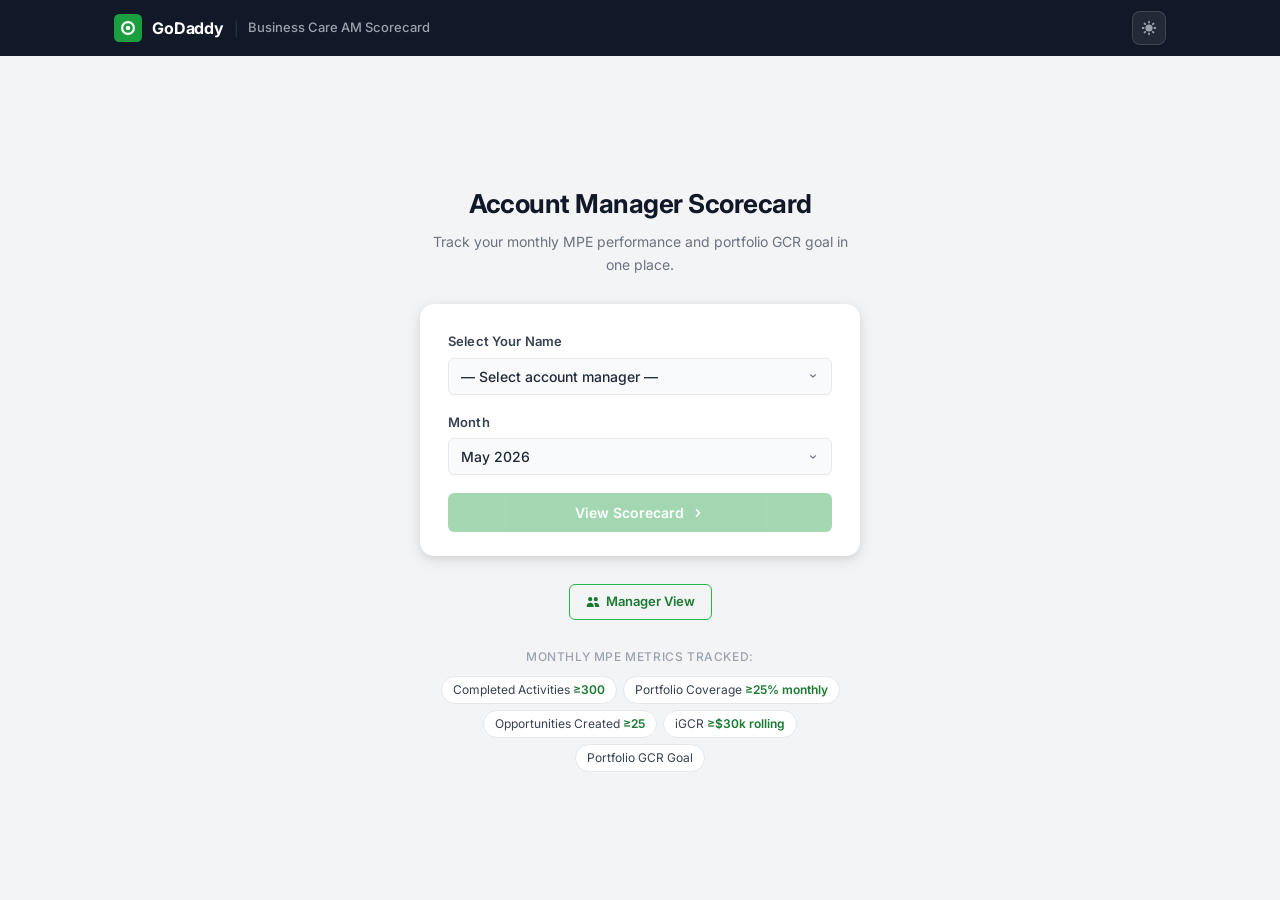
<file: index.html>
<!DOCTYPE html>
<html lang="en">
<head>
  <meta charset="UTF-8">
  <meta name="viewport" content="width=device-width, initial-scale=1.0">
  <title>Business Care AM Scorecard</title>
  <link rel="preconnect" href="https://fonts.googleapis.com">
  <link href="https://fonts.googleapis.com/css2?family=Inter:ital,wght@0,400;0,500;0,600;0,700;1,400&display=swap" rel="stylesheet">
  <link rel="stylesheet" href="css/styles.css">
  <script>if(localStorage.getItem('theme')==='dark')document.documentElement.setAttribute('data-theme','dark');</script>
</head>
<body>
  <div class="app">
    <header class="header">
      <div class="header-inner">
        <div class="logo">
          <svg class="logo-icon" viewBox="0 0 32 32" fill="none" aria-hidden="true">
            <rect width="32" height="32" rx="6" fill="#1a9e3f"/>
            <path d="M8 16a8 8 0 1 1 16 0 8 8 0 0 1-16 0zm8-5.5a5.5 5.5 0 1 0 0 11 5.5 5.5 0 0 0 0-11z" fill="white"/>
            <circle cx="16" cy="16" r="2.5" fill="white"/>
          </svg>
          <span class="logo-brand">GoDaddy</span>
          <span class="logo-divider">|</span>
          <span class="logo-product">Business Care AM Scorecard</span>
        </div>
      </div>
    </header>

    <main class="picker-main">
      <div class="picker-container">
        <div class="picker-hero">
          <h1 class="picker-title">Account Manager Scorecard</h1>
          <p class="picker-subtitle">Track your monthly MPE performance and portfolio GCR goal in one place.</p>
        </div>

        <div id="upload-data-banner" class="upload-active-banner" style="display:none;">
          <svg viewBox="0 0 20 20" fill="currentColor"><path fill-rule="evenodd" d="M10 18a8 8 0 100-16 8 8 0 000 16zm3.707-9.293a1 1 0 00-1.414-1.414L9 10.586 7.707 9.293a1 1 0 00-1.414 1.414l2 2a1 1 0 001.414 0l4-4z" clip-rule="evenodd"/></svg>
          <span>Showing uploaded data from <strong id="upload-data-date"></strong></span>
          <a href="upload.html" class="upload-clear-btn">Manage</a>
        </div>

        <div class="picker-card">
          <div class="form-group">
            <label for="am-select" class="form-label">Select Your Name</label>
            <select id="am-select" class="form-select">
              <option value="">— Select account manager —</option>
            </select>
          </div>

          <div class="form-group">
            <label for="month-select" class="form-label">Month</label>
            <select id="month-select" class="form-select">
            </select>
          </div>

          <button id="view-btn" class="btn btn-primary" disabled>
            View Scorecard
            <svg class="btn-icon" viewBox="0 0 20 20" fill="currentColor" aria-hidden="true">
              <path fill-rule="evenodd" d="M7.293 14.707a1 1 0 010-1.414L10.586 10 7.293 6.707a1 1 0 011.414-1.414l4 4a1 1 0 010 1.414l-4 4a1 1 0 01-1.414 0z" clip-rule="evenodd"/>
            </svg>
          </button>
        </div>

        <div class="picker-manager-link">
          <a href="manager.html" class="picker-manager-anchor">
            <svg viewBox="0 0 20 20" fill="currentColor" aria-hidden="true">
              <path d="M9 6a3 3 0 11-6 0 3 3 0 016 0zM17 6a3 3 0 11-6 0 3 3 0 016 0zM12.93 17c.046-.327.07-.66.07-1a6.97 6.97 0 00-1.5-4.33A5 5 0 0119 16v1h-6.07zM6 11a5 5 0 015 5v1H1v-1a5 5 0 015-5z"/>
            </svg>
            Manager View
          </a>
        </div>

        <div class="picker-metrics-info">
          <p class="metrics-info-label">Monthly MPE metrics tracked:</p>
          <div class="metrics-chips">
            <span class="chip">Completed Activities <em>&ge;300</em></span>
            <span class="chip">Portfolio Coverage <em>&ge;25% monthly</em></span>
            <span class="chip">Opportunities Created <em>&ge;25</em></span>
            <span class="chip">iGCR <em>&ge;$30k rolling</em></span>
            <span class="chip">Portfolio GCR Goal</span>
          </div>
        </div>
      </div>
    </main>
  </div>

  <script src="js/app.js"></script>
</body>
</html>
</file>
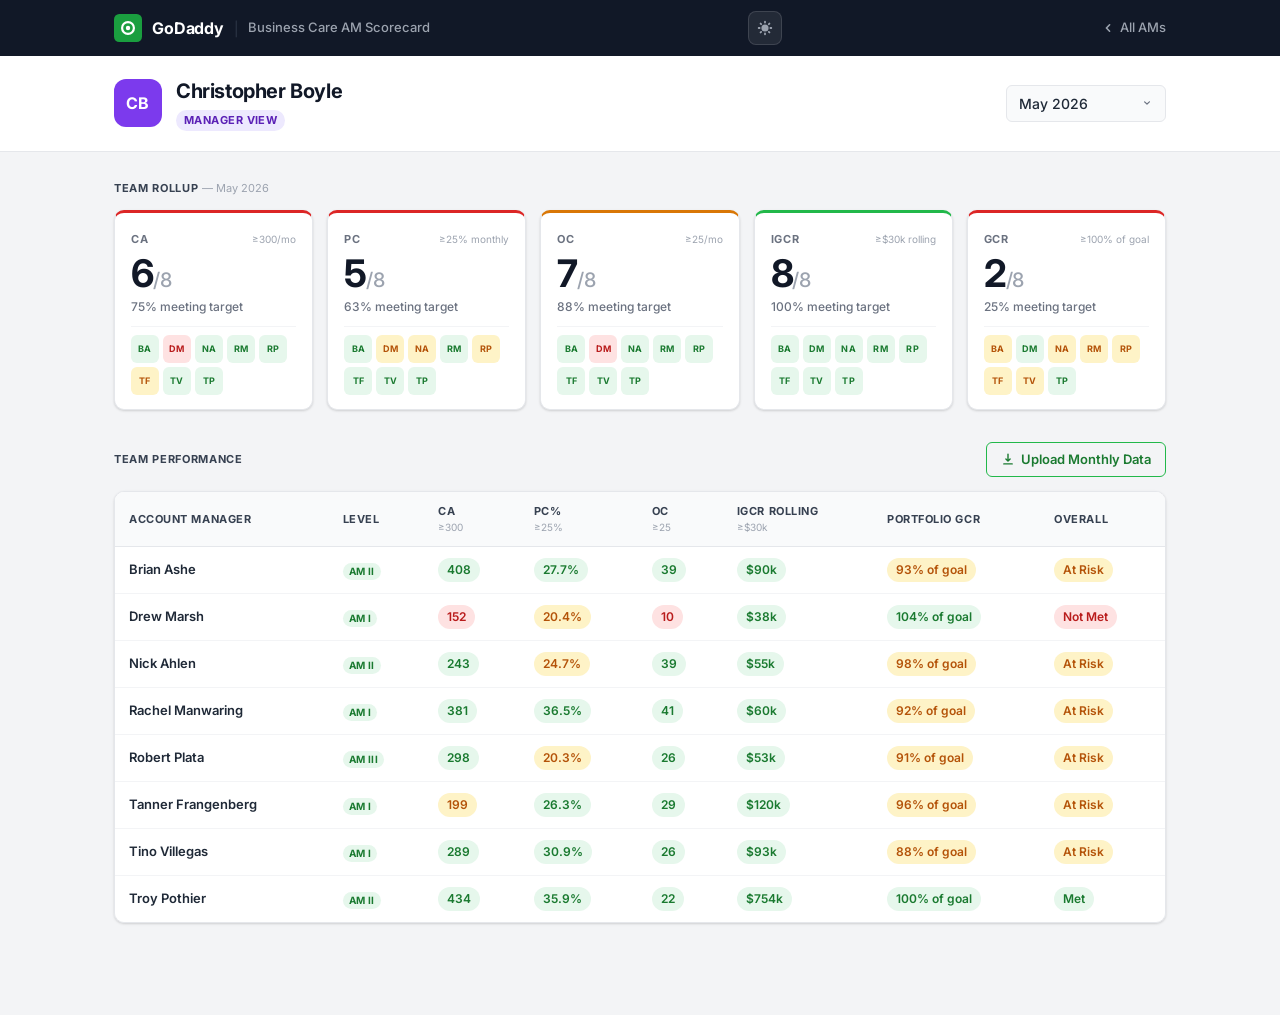
<file: manager.html>
<!DOCTYPE html>
<html lang="en">
<head>
  <meta charset="UTF-8">
  <meta name="viewport" content="width=device-width, initial-scale=1.0">
  <title>Manager View — AM Scorecard</title>
  <link rel="preconnect" href="https://fonts.googleapis.com">
  <link href="https://fonts.googleapis.com/css2?family=Inter:wght@400;500;600;700&display=swap" rel="stylesheet">
  <link rel="stylesheet" href="css/styles.css">
  <script>if(localStorage.getItem('theme')==='dark')document.documentElement.setAttribute('data-theme','dark');</script>
</head>
<body>
  <div class="app">
    <header class="header">
      <div class="header-inner">
        <div class="logo">
          <svg class="logo-icon" viewBox="0 0 32 32" fill="none" aria-hidden="true">
            <rect width="32" height="32" rx="6" fill="#1a9e3f"/>
            <path d="M8 16a8 8 0 1 1 16 0 8 8 0 0 1-16 0zm8-5.5a5.5 5.5 0 1 0 0 11 5.5 5.5 0 0 0 0-11z" fill="white"/>
            <circle cx="16" cy="16" r="2.5" fill="white"/>
          </svg>
          <span class="logo-brand">GoDaddy</span>
          <span class="logo-divider">|</span>
          <span class="logo-product">Business Care AM Scorecard</span>
        </div>
        <a href="index.html" class="back-link">
          <svg viewBox="0 0 20 20" fill="currentColor" aria-hidden="true">
            <path fill-rule="evenodd" d="M12.707 5.293a1 1 0 010 1.414L9.414 10l3.293 3.293a1 1 0 01-1.414 1.414l-4-4a1 1 0 010-1.414l4-4a1 1 0 011.414 0z" clip-rule="evenodd"/>
          </svg>
          All AMs
        </a>
      </div>
    </header>

    <div class="scorecard-subheader">
      <div class="scorecard-subheader-inner">
        <div class="am-identity">
          <div class="am-avatar" style="background:#7c3aed;">CB</div>
          <div>
            <h1 class="am-name">Christopher Boyle</h1>
            <span class="am-level-badge" style="background:#ede9fe;color:#5b21b6;">Manager View</span>
          </div>
        </div>
        <div class="period-controls">
          <label for="mgr-month-select" class="sr-only">Month</label>
          <select id="mgr-month-select" class="form-select form-select--compact"></select>
        </div>
      </div>
    </div>

    <main class="manager-main">

      <section class="section">
        <h2 class="section-title">Team Rollup <span class="section-title-note" id="rollup-month-label"></span></h2>
        <div class="rollup-tiles" id="rollup-tiles">
          <!-- Injected by JS -->
        </div>
      </section>

      <section class="section">
        <div class="manager-section-header">
          <h2 class="section-title" style="margin-bottom:0;">Team Performance</h2>
          <a href="upload.html" class="manager-upload-link">
            <svg viewBox="0 0 20 20" fill="currentColor" aria-hidden="true">
              <path fill-rule="evenodd" d="M3 17a1 1 0 011-1h12a1 1 0 110 2H4a1 1 0 01-1-1zm3.293-7.707a1 1 0 011.414 0L9 10.586V3a1 1 0 112 0v7.586l1.293-1.293a1 1 0 111.414 1.414l-3 3a1 1 0 01-1.414 0l-3-3a1 1 0 010-1.414z" clip-rule="evenodd"/>
            </svg>
            Upload Monthly Data
          </a>
        </div>
        <div class="table-wrapper" style="margin-top:14px;">
          <table class="summary-table manager-team-table" id="team-table">
            <thead>
              <tr>
                <th>Account Manager</th>
                <th>Level</th>
                <th>CA <small>≥300</small></th>
                <th>PC% <small>≥25%</small></th>
                <th>OC <small>≥25</small></th>
                <th>iGCR Rolling <small>≥$30k</small></th>
                <th>Portfolio GCR</th>
                <th>Overall</th>
              </tr>
            </thead>
            <tbody id="team-tbody">
              <!-- Injected by JS -->
            </tbody>
          </table>
        </div>
      </section>

    </main>
  </div>

  <script src="js/app.js"></script>
  <script src="js/manager.js"></script>
</body>
</html>
</file>
<file: css/styles.css>
/* =========================================================
   Design tokens
   ========================================================= */
:root {
  --green-700: #1a7a30;
  --green-600: #1a9e3f;
  --green-500: #22b84a;
  --green-100: #e6f7ec;
  --green-50:  #f0faf4;

  --amber-700: #b45309;
  --amber-500: #d97706;
  --amber-100: #fef3c7;

  --red-700:   #b91c1c;
  --red-500:   #dc2626;
  --red-100:   #fee2e2;

  --neutral-900: #111827;
  --neutral-800: #1f2937;
  --neutral-700: #374151;
  --neutral-500: #6b7280;
  --neutral-400: #9ca3af;
  --neutral-200: #e5e7eb;
  --neutral-100: #f3f4f6;
  --neutral-50:  #f9fafb;
  --white:       #ffffff;

  --font: 'Inter', -apple-system, BlinkMacSystemFont, 'Segoe UI', sans-serif;
  --radius-sm: 6px;
  --radius:    10px;
  --radius-lg: 14px;
  --shadow-sm: 0 1px 2px rgba(0,0,0,0.06), 0 1px 3px rgba(0,0,0,0.10);
  --shadow:    0 2px 8px rgba(0,0,0,0.08), 0 1px 3px rgba(0,0,0,0.06);
  --shadow-md: 0 4px 16px rgba(0,0,0,0.10), 0 2px 6px rgba(0,0,0,0.06);
}

/* =========================================================
   Reset & base
   ========================================================= */
*, *::before, *::after { box-sizing: border-box; margin: 0; padding: 0; }

body {
  font-family: var(--font);
  font-size: 14px;
  line-height: 1.5;
  color: var(--neutral-800);
  background: var(--neutral-100);
  -webkit-font-smoothing: antialiased;
}

.sr-only {
  position: absolute; width: 1px; height: 1px;
  padding: 0; margin: -1px; overflow: hidden;
  clip: rect(0,0,0,0); white-space: nowrap; border: 0;
}

/* =========================================================
   Header
   ========================================================= */
.header {
  background: var(--neutral-900);
  position: sticky;
  top: 0;
  z-index: 100;
  box-shadow: 0 1px 0 rgba(255,255,255,0.06);
}

.header-inner {
  max-width: 1100px;
  margin: 0 auto;
  padding: 0 24px;
  height: 56px;
  display: flex;
  align-items: center;
  justify-content: space-between;
}

.logo { display: flex; align-items: center; gap: 10px; }

.logo-icon { width: 28px; height: 28px; flex-shrink: 0; }

.logo-brand {
  font-size: 16px;
  font-weight: 700;
  color: var(--white);
  letter-spacing: -0.01em;
}

.logo-divider {
  color: var(--neutral-700);
  font-weight: 300;
}

.logo-product {
  font-size: 13px;
  font-weight: 500;
  color: var(--neutral-400);
}

.back-link {
  display: flex;
  align-items: center;
  gap: 4px;
  color: var(--neutral-400);
  text-decoration: none;
  font-size: 13px;
  font-weight: 500;
  transition: color 0.15s;
}
.back-link:hover { color: var(--white); }
.back-link svg { width: 16px; height: 16px; }

/* =========================================================
   Picker (index page)
   ========================================================= */
.picker-main {
  min-height: calc(100vh - 56px);
  display: flex;
  align-items: center;
  justify-content: center;
  padding: 48px 24px;
}

.picker-container {
  width: 100%;
  max-width: 440px;
  display: flex;
  flex-direction: column;
  gap: 28px;
}

.picker-hero { text-align: center; }

.picker-title {
  font-size: 26px;
  font-weight: 700;
  color: var(--neutral-900);
  letter-spacing: -0.02em;
  margin-bottom: 8px;
}

.picker-subtitle {
  font-size: 14px;
  color: var(--neutral-500);
  line-height: 1.6;
}

.picker-card {
  background: var(--white);
  border-radius: var(--radius-lg);
  padding: 28px 28px 24px;
  box-shadow: var(--shadow-md);
  display: flex;
  flex-direction: column;
  gap: 18px;
}

/* =========================================================
   Forms
   ========================================================= */
.form-group { display: flex; flex-direction: column; gap: 6px; }

.form-label {
  font-size: 13px;
  font-weight: 600;
  color: var(--neutral-700);
  letter-spacing: 0.01em;
}

.form-select {
  appearance: none;
  background: var(--neutral-50) url("data:image/svg+xml,%3Csvg xmlns='http://www.w3.org/2000/svg' width='12' height='12' viewBox='0 0 20 20' fill='%236b7280'%3E%3Cpath fill-rule='evenodd' d='M5.293 7.293a1 1 0 011.414 0L10 10.586l3.293-3.293a1 1 0 111.414 1.414l-4 4a1 1 0 01-1.414 0l-4-4a1 1 0 010-1.414z'/%3E%3C/svg%3E") no-repeat right 12px center;
  border: 1.5px solid var(--neutral-200);
  border-radius: var(--radius-sm);
  padding: 9px 36px 9px 12px;
  font-family: var(--font);
  font-size: 14px;
  font-weight: 500;
  color: var(--neutral-800);
  cursor: pointer;
  transition: border-color 0.15s, box-shadow 0.15s;
  width: 100%;
}
.form-select:focus {
  outline: none;
  border-color: var(--green-600);
  box-shadow: 0 0 0 3px rgba(26,158,63,0.12);
}
.form-select--compact { width: auto; min-width: 160px; }

/* =========================================================
   Button
   ========================================================= */
.btn {
  display: inline-flex;
  align-items: center;
  justify-content: center;
  gap: 6px;
  padding: 11px 20px;
  border-radius: var(--radius-sm);
  font-family: var(--font);
  font-size: 14px;
  font-weight: 600;
  cursor: pointer;
  border: none;
  transition: background 0.15s, box-shadow 0.15s, opacity 0.15s;
}
.btn-primary {
  background: var(--green-600);
  color: var(--white);
  width: 100%;
}
.btn-primary:hover:not(:disabled) {
  background: var(--green-700);
  box-shadow: 0 2px 8px rgba(26,158,63,0.3);
}
.btn-primary:disabled { opacity: 0.4; cursor: not-allowed; }
.btn-icon { width: 16px; height: 16px; }

/* =========================================================
   Metrics info chips (picker footer)
   ========================================================= */
.picker-metrics-info { text-align: center; }

.metrics-info-label {
  font-size: 12px;
  color: var(--neutral-400);
  margin-bottom: 10px;
  font-weight: 500;
  text-transform: uppercase;
  letter-spacing: 0.05em;
}

.metrics-chips {
  display: flex;
  flex-wrap: wrap;
  gap: 6px;
  justify-content: center;
}

.chip {
  background: var(--white);
  border: 1px solid var(--neutral-200);
  border-radius: 20px;
  padding: 4px 11px;
  font-size: 12px;
  color: var(--neutral-600, var(--neutral-700));
  white-space: nowrap;
}
.chip em { font-style: normal; color: var(--green-700); font-weight: 600; }

/* =========================================================
   Scorecard subheader
   ========================================================= */
.scorecard-subheader {
  background: var(--white);
  border-bottom: 1px solid var(--neutral-200);
}

.scorecard-subheader-inner {
  max-width: 1100px;
  margin: 0 auto;
  padding: 20px 24px;
  display: flex;
  align-items: center;
  justify-content: space-between;
  gap: 16px;
  flex-wrap: wrap;
}

.am-identity { display: flex; align-items: center; gap: 14px; }

.am-avatar {
  width: 48px;
  height: 48px;
  border-radius: 12px;
  background: var(--green-700);
  color: var(--white);
  font-size: 16px;
  font-weight: 700;
  display: flex;
  align-items: center;
  justify-content: center;
  flex-shrink: 0;
  letter-spacing: 0.02em;
}

.am-name {
  font-size: 20px;
  font-weight: 700;
  color: var(--neutral-900);
  letter-spacing: -0.02em;
}

.am-level-badge {
  display: inline-block;
  background: var(--green-100);
  color: var(--green-700);
  font-size: 11px;
  font-weight: 700;
  padding: 2px 8px;
  border-radius: 20px;
  letter-spacing: 0.04em;
  text-transform: uppercase;
  margin-top: 4px;
}

/* =========================================================
   Tab nav
   ========================================================= */
.tab-nav-wrapper {
  background: var(--white);
  border-bottom: 1px solid var(--neutral-200);
}

.tab-nav {
  max-width: 1100px;
  margin: 0 auto;
  padding: 0 24px;
  display: flex;
  gap: 4px;
}

.tab-btn {
  padding: 12px 16px;
  font-family: var(--font);
  font-size: 14px;
  font-weight: 500;
  color: var(--neutral-500);
  background: none;
  border: none;
  border-bottom: 2px solid transparent;
  cursor: pointer;
  transition: color 0.15s, border-color 0.15s;
  margin-bottom: -1px;
}
.tab-btn:hover { color: var(--neutral-800); }
.tab-btn--active {
  color: var(--green-700);
  border-bottom-color: var(--green-600);
  font-weight: 600;
}

/* =========================================================
   Scorecard main layout
   ========================================================= */
.scorecard-main {
  max-width: 1100px;
  margin: 0 auto;
  padding: 28px 24px 60px;
}

.section { margin-bottom: 32px; }

.section-title {
  font-size: 15px;
  font-weight: 700;
  color: var(--neutral-700);
  margin-bottom: 14px;
  letter-spacing: -0.01em;
  text-transform: uppercase;
  font-size: 11px;
  letter-spacing: 0.06em;
}

.section-title-note {
  font-weight: 400;
  color: var(--neutral-400);
  text-transform: none;
  letter-spacing: 0;
  font-size: 11px;
}

/* =========================================================
   Partial month banner
   ========================================================= */
.partial-month-banner {
  display: flex;
  align-items: flex-start;
  gap: 10px;
  background: #eff6ff;
  border: 1px solid #bfdbfe;
  border-radius: var(--radius-sm);
  padding: 12px 16px;
  margin-bottom: 24px;
  font-size: 13px;
  color: #1e40af;
}
.partial-month-banner svg {
  width: 18px; height: 18px;
  flex-shrink: 0;
  margin-top: 1px;
  color: #3b82f6;
}

/* =========================================================
   MPE Metric Cards
   ========================================================= */
.metrics-grid {
  display: grid;
  grid-template-columns: repeat(auto-fill, minmax(240px, 1fr));
  gap: 16px;
}

.metric-card {
  background: var(--white);
  border-radius: var(--radius);
  padding: 20px;
  box-shadow: var(--shadow-sm);
  border: 1.5px solid var(--neutral-200);
  display: flex;
  flex-direction: column;
  gap: 12px;
  transition: box-shadow 0.15s;
}
.metric-card:hover { box-shadow: var(--shadow); }

.metric-card--met    { border-top: 3px solid var(--green-500); }
.metric-card--at-risk { border-top: 3px solid var(--amber-500); }
.metric-card--not-met { border-top: 3px solid var(--red-500); }
.metric-card--pace-ok    { border-top: 3px solid var(--green-500); }
.metric-card--pace-risk  { border-top: 3px solid var(--amber-500); }
.metric-card--pace-behind { border-top: 3px solid var(--red-500); }

.metric-card-header {
  display: flex;
  align-items: flex-start;
  justify-content: space-between;
  gap: 8px;
}

.metric-name {
  font-size: 12px;
  font-weight: 700;
  color: var(--neutral-500);
  text-transform: uppercase;
  letter-spacing: 0.06em;
}

.metric-status-badge {
  display: inline-flex;
  align-items: center;
  gap: 4px;
  padding: 3px 8px;
  border-radius: 20px;
  font-size: 11px;
  font-weight: 700;
  letter-spacing: 0.03em;
  white-space: nowrap;
  flex-shrink: 0;
}
.metric-status-badge--met, .metric-status-badge--pace-ok {
  background: var(--green-100);
  color: var(--green-700);
}
.metric-status-badge--at-risk, .metric-status-badge--pace-risk {
  background: var(--amber-100);
  color: var(--amber-700);
}
.metric-status-badge--not-met, .metric-status-badge--pace-behind {
  background: var(--red-100);
  color: var(--red-700);
}

.metric-values { display: flex; align-items: baseline; gap: 6px; }

.metric-actual {
  font-size: 32px;
  font-weight: 700;
  color: var(--neutral-900);
  letter-spacing: -0.03em;
  line-height: 1;
}

.metric-target {
  font-size: 14px;
  color: var(--neutral-400);
  font-weight: 500;
}

.metric-sub {
  font-size: 12px;
  color: var(--neutral-500);
  line-height: 1.4;
}

.metric-progress-track {
  height: 6px;
  background: var(--neutral-200);
  border-radius: 99px;
  overflow: hidden;
}

.metric-progress-fill {
  height: 100%;
  border-radius: 99px;
  transition: width 0.4s ease;
  max-width: 100%;
}
.metric-progress-fill--met { background: var(--green-500); }
.metric-progress-fill--at-risk { background: var(--amber-500); }
.metric-progress-fill--not-met { background: var(--red-500); }

.metric-pace-sub {
  font-size: 11px;
  color: var(--neutral-400);
  font-style: italic;
}

/* PC quarterly sub-row */
.metric-quarterly-row {
  display: flex;
  align-items: center;
  justify-content: space-between;
  padding-top: 10px;
  border-top: 1px solid var(--neutral-100);
  gap: 8px;
}

.metric-quarterly-label {
  font-size: 11px;
  font-weight: 600;
  color: var(--neutral-500);
  text-transform: uppercase;
  letter-spacing: 0.05em;
}

.metric-quarterly-value {
  font-size: 13px;
  font-weight: 700;
}
.metric-quarterly-value--met   { color: var(--green-700); }
.metric-quarterly-value--partial { color: var(--amber-700); }
.metric-quarterly-value--not-met { color: var(--red-700); }

/* =========================================================
   iGCR Rolling Card
   ========================================================= */
.igcr-rolling-card {
  background: var(--white);
  border-radius: var(--radius);
  padding: 20px 24px;
  box-shadow: var(--shadow-sm);
  border: 1.5px solid var(--neutral-200);
}

.igcr-rolling-months {
  display: flex;
  align-items: stretch;
  gap: 0;
  margin-bottom: 18px;
}

.igcr-month-item {
  flex: 1;
  text-align: center;
  padding: 14px 10px;
  border-right: 1px solid var(--neutral-200);
}
.igcr-month-item:last-child { border-right: none; }

.igcr-month-label {
  font-size: 11px;
  font-weight: 600;
  color: var(--neutral-400);
  text-transform: uppercase;
  letter-spacing: 0.06em;
  margin-bottom: 6px;
}

.igcr-month-value {
  font-size: 20px;
  font-weight: 700;
  color: var(--neutral-800);
  letter-spacing: -0.02em;
}

.igcr-month-partial { color: var(--neutral-400); font-style: italic; }

.igcr-rolling-total {
  display: flex;
  align-items: center;
  justify-content: space-between;
  padding-top: 16px;
  border-top: 1px solid var(--neutral-200);
  gap: 16px;
  flex-wrap: wrap;
}

.igcr-total-left { display: flex; flex-direction: column; gap: 2px; }

.igcr-total-label {
  font-size: 11px;
  font-weight: 700;
  text-transform: uppercase;
  letter-spacing: 0.06em;
  color: var(--neutral-500);
}

.igcr-total-value {
  font-size: 26px;
  font-weight: 700;
  letter-spacing: -0.03em;
  color: var(--neutral-900);
}

.igcr-total-target {
  font-size: 13px;
  color: var(--neutral-400);
}

.igcr-total-right { display: flex; flex-direction: column; align-items: flex-end; gap: 6px; }

.igcr-rolling-bar-track {
  width: 200px;
  height: 8px;
  background: var(--neutral-200);
  border-radius: 99px;
  overflow: hidden;
}

.igcr-rolling-bar-fill {
  height: 100%;
  border-radius: 99px;
  max-width: 100%;
}

/* =========================================================
   Portfolio GCR Card
   ========================================================= */
.gcr-card {
  background: var(--white);
  border-radius: var(--radius);
  padding: 22px 24px;
  box-shadow: var(--shadow-sm);
  border: 1.5px solid var(--neutral-200);
  display: flex;
  align-items: center;
  justify-content: space-between;
  gap: 24px;
  flex-wrap: wrap;
}

.gcr-card-left { display: flex; flex-direction: column; gap: 4px; }

.gcr-label {
  font-size: 11px;
  font-weight: 700;
  text-transform: uppercase;
  letter-spacing: 0.06em;
  color: var(--neutral-500);
}

.gcr-values { display: flex; align-items: baseline; gap: 6px; }

.gcr-actual {
  font-size: 30px;
  font-weight: 700;
  letter-spacing: -0.03em;
  color: var(--neutral-900);
}

.gcr-target { font-size: 14px; color: var(--neutral-400); }

.gcr-card-right {
  display: flex;
  flex-direction: column;
  align-items: flex-end;
  gap: 10px;
  min-width: 220px;
}

.gcr-pct-row { display: flex; align-items: center; gap: 10px; }

.gcr-pct-value {
  font-size: 22px;
  font-weight: 700;
  letter-spacing: -0.02em;
}

.gcr-bar-track {
  width: 220px;
  height: 10px;
  background: var(--neutral-200);
  border-radius: 99px;
  overflow: hidden;
}

.gcr-bar-fill {
  height: 100%;
  border-radius: 99px;
  max-width: 100%;
  transition: width 0.4s ease;
}

/* =========================================================
   History Charts
   ========================================================= */
.history-charts-grid {
  display: grid;
  grid-template-columns: repeat(2, 1fr);
  gap: 16px;
}

.chart-card {
  background: var(--white);
  border-radius: var(--radius);
  padding: 18px 20px;
  box-shadow: var(--shadow-sm);
  border: 1px solid var(--neutral-200);
}

.chart-card--wide {
  grid-column: 1 / -1;
}

.chart-card-header {
  display: flex;
  align-items: baseline;
  justify-content: space-between;
  margin-bottom: 14px;
}

.chart-title {
  font-size: 13px;
  font-weight: 700;
  color: var(--neutral-700);
}

.chart-target-label {
  font-size: 11px;
  color: var(--neutral-400);
  font-weight: 500;
}

/* =========================================================
   Summary Table
   ========================================================= */
.table-wrapper {
  overflow-x: auto;
  border-radius: var(--radius);
  box-shadow: var(--shadow-sm);
  border: 1px solid var(--neutral-200);
}

.summary-table {
  width: 100%;
  border-collapse: collapse;
  background: var(--white);
  font-size: 13px;
}

.summary-table thead {
  background: var(--neutral-50);
  border-bottom: 1.5px solid var(--neutral-200);
}

.summary-table th {
  padding: 11px 14px;
  text-align: left;
  font-weight: 700;
  color: var(--neutral-600, var(--neutral-700));
  font-size: 11px;
  text-transform: uppercase;
  letter-spacing: 0.05em;
  white-space: nowrap;
}

.summary-table th small {
  display: block;
  font-weight: 400;
  color: var(--neutral-400);
  font-size: 10px;
  letter-spacing: 0;
  text-transform: none;
}

.summary-table td {
  padding: 11px 14px;
  border-bottom: 1px solid var(--neutral-100);
  white-space: nowrap;
}

.summary-table tbody tr:last-child td { border-bottom: none; }
.summary-table tbody tr:hover td { background: var(--neutral-50); }

.summary-table td:first-child {
  font-weight: 600;
  color: var(--neutral-700);
}

.cell-pill {
  display: inline-flex;
  align-items: center;
  gap: 5px;
  padding: 3px 9px;
  border-radius: 99px;
  font-size: 12px;
  font-weight: 600;
}
.cell-pill--met     { background: var(--green-100); color: var(--green-700); }
.cell-pill--at-risk { background: var(--amber-100); color: var(--amber-700); }
.cell-pill--not-met { background: var(--red-100);   color: var(--red-700);   }
.cell-pill--partial { background: var(--neutral-100); color: var(--neutral-500); font-style: italic; }

.row--partial td { opacity: 0.7; }
.row--partial td:first-child::after {
  content: ' (MTD)';
  font-weight: 400;
  color: var(--neutral-400);
  font-size: 11px;
}

/* =========================================================
   Upload page
   ========================================================= */
.upload-main {
  max-width: 720px;
  margin: 0 auto;
  padding: 40px 24px 80px;
}

.upload-container { display: flex; flex-direction: column; gap: 24px; }

.upload-hero { text-align: center; margin-bottom: 4px; }
.upload-title { font-size: 24px; font-weight: 700; color: var(--neutral-900); letter-spacing: -0.02em; margin-bottom: 8px; }
.upload-subtitle { font-size: 14px; color: var(--neutral-500); line-height: 1.6; }

.upload-active-banner {
  display: flex;
  align-items: center;
  gap: 10px;
  background: var(--green-50);
  border: 1px solid #bbf7d0;
  border-radius: var(--radius-sm);
  padding: 10px 14px;
  font-size: 13px;
  color: var(--green-700);
}
.upload-active-banner svg { width: 18px; height: 18px; flex-shrink: 0; }
.upload-active-banner span { flex: 1; }
.upload-clear-btn {
  font-size: 12px;
  font-weight: 600;
  color: var(--green-700);
  background: none;
  border: 1px solid var(--green-700);
  border-radius: 4px;
  padding: 2px 8px;
  cursor: pointer;
  text-decoration: none;
  transition: background 0.15s;
  white-space: nowrap;
}
.upload-clear-btn:hover { background: var(--green-100); }

.upload-step-card {
  background: var(--white);
  border-radius: var(--radius);
  padding: 22px 24px;
  box-shadow: var(--shadow-sm);
  border: 1px solid var(--neutral-200);
  display: flex;
  flex-direction: column;
  gap: 16px;
}
.upload-step-card--info { background: var(--neutral-50); }

.upload-step-header { display: flex; align-items: flex-start; gap: 14px; }
.upload-step-num {
  width: 28px; height: 28px; border-radius: 50%;
  background: var(--green-600); color: var(--white);
  font-size: 13px; font-weight: 700;
  display: flex; align-items: center; justify-content: center;
  flex-shrink: 0; margin-top: 1px;
}
.upload-step-title { font-size: 15px; font-weight: 700; color: var(--neutral-800); margin-bottom: 4px; }
.upload-step-desc { font-size: 13px; color: var(--neutral-500); line-height: 1.5; }

.btn-secondary {
  background: var(--white);
  color: var(--neutral-700);
  border: 1.5px solid var(--neutral-300, var(--neutral-200));
}
.btn-secondary:hover { background: var(--neutral-50); border-color: var(--neutral-400); }
.btn-secondary-outline {
  background: transparent;
  color: var(--neutral-500);
  border: 1.5px solid var(--neutral-200);
}
.btn-secondary-outline:hover { background: var(--neutral-50); }

.upload-template-btn { align-self: flex-start; gap: 8px; }
.upload-template-btn svg { width: 16px; height: 16px; }

.upload-columns-list { display: flex; flex-direction: column; gap: 6px; }
.upload-columns-label { font-size: 11px; font-weight: 700; text-transform: uppercase; letter-spacing: 0.05em; color: var(--neutral-400); }

/* Optional badge pill on step title */
.upload-optional-label {
  font-size: 10px;
  font-weight: 600;
  color: var(--neutral-400);
  background: var(--neutral-100);
  padding: 2px 7px;
  border-radius: 99px;
  letter-spacing: 0.04em;
  text-transform: uppercase;
  margin-left: 6px;
  vertical-align: middle;
}

/* Text/password input (GitHub settings) */
.form-input {
  appearance: none;
  background: var(--neutral-50);
  border: 1.5px solid var(--neutral-200);
  border-radius: var(--radius-sm);
  padding: 9px 12px;
  font-family: var(--font);
  font-size: 14px;
  color: var(--neutral-800);
  width: 100%;
  transition: border-color 0.15s, box-shadow 0.15s;
}
.form-input:focus {
  outline: none;
  border-color: var(--green-600);
  box-shadow: 0 0 0 3px rgba(26,158,63,0.12);
}
.form-input::placeholder { color: var(--neutral-400); }

/* GitHub panel two-column field grid */
.github-fields {
  display: grid;
  grid-template-columns: 1fr 1fr;
  gap: 14px;
}

/* Instructions hint box */
.github-help {
  background: var(--neutral-50);
  border: 1px solid var(--neutral-200);
  border-radius: var(--radius-sm);
  padding: 10px 14px;
  font-size: 12px;
  color: var(--neutral-500);
  line-height: 1.6;
}

/* Connected state banner */
.github-connected-banner {
  display: flex;
  align-items: center;
  gap: 8px;
  background: var(--green-50);
  border: 1px solid #bbf7d0;
  border-radius: var(--radius-sm);
  padding: 10px 14px;
  font-size: 13px;
  color: var(--green-700);
  font-weight: 500;
}
.github-connected-banner svg { width: 18px; height: 18px; flex-shrink: 0; }

/* Publish to GitHub button */
.publish-btn {
  display: inline-flex;
  align-items: center;
  gap: 8px;
  padding: 11px 20px;
  background: #24292f;
  color: var(--white);
  border: none;
  border-radius: var(--radius-sm);
  font-family: var(--font);
  font-size: 14px;
  font-weight: 600;
  cursor: pointer;
  transition: background 0.15s;
  align-self: flex-start;
}
.publish-btn:hover:not(:disabled) { background: #3d444d; }
.publish-btn:disabled { opacity: 0.55; cursor: not-allowed; }
.publish-btn svg { width: 16px; height: 16px; flex-shrink: 0; }

/* Publish status banners */
.publish-status-success {
  display: flex;
  align-items: center;
  gap: 8px;
  flex-wrap: wrap;
  background: var(--green-50);
  border: 1px solid #bbf7d0;
  border-radius: var(--radius-sm);
  padding: 10px 14px;
  font-size: 13px;
  color: var(--green-700);
  font-weight: 500;
}
.publish-status-success svg { width: 16px; height: 16px; flex-shrink: 0; }
.publish-status-success a { color: var(--green-700); font-weight: 700; }
.publish-status-note {
  font-size: 12px;
  color: var(--neutral-500);
  font-weight: 400;
  width: 100%;
  padding-left: 24px;
}

.publish-status-error {
  background: var(--red-100);
  border: 1px solid #fca5a5;
  border-radius: var(--radius-sm);
  padding: 10px 14px;
  font-size: 13px;
  color: var(--red-700);
}

.drop-zone {
  border: 2px dashed var(--neutral-300, var(--neutral-200));
  border-radius: var(--radius);
  padding: 36px 24px;
  text-align: center;
  cursor: pointer;
  transition: border-color 0.15s, background 0.15s;
  display: flex; flex-direction: column; align-items: center; gap: 8px;
}
.drop-zone:hover, .drop-zone--active {
  border-color: var(--green-500);
  background: var(--green-50);
}
.drop-zone-icon { width: 48px; height: 48px; opacity: 0.4; }
.drop-zone-text { font-size: 15px; font-weight: 600; color: var(--neutral-600, var(--neutral-700)); }
.drop-zone-sub { font-size: 13px; color: var(--neutral-400); }
.drop-zone-link { color: var(--green-600); text-decoration: underline; }

.upload-error {
  background: var(--red-100);
  border: 1px solid #fca5a5;
  border-radius: var(--radius-sm);
  padding: 12px 14px;
  font-size: 13px;
  color: var(--red-700);
  white-space: pre-wrap;
}

.upload-preview-card {
  background: var(--white);
  border-radius: var(--radius);
  padding: 20px 22px;
  box-shadow: var(--shadow-sm);
  border: 1.5px solid var(--green-500);
  display: flex; flex-direction: column; gap: 14px;
}
.upload-preview-header { display: flex; align-items: baseline; justify-content: space-between; }
.upload-preview-title { font-size: 14px; font-weight: 700; color: var(--neutral-800); }
.upload-preview-note { font-size: 12px; color: var(--neutral-400); }
.upload-preview-actions { display: flex; gap: 10px; }

.upload-success-banner {
  display: flex; align-items: center; gap: 10px;
  background: var(--green-50); border: 1px solid #bbf7d0;
  border-radius: var(--radius-sm); padding: 14px 16px;
  font-size: 14px; color: var(--green-700); font-weight: 500;
}
.upload-success-banner svg { width: 20px; height: 20px; flex-shrink: 0; }
.upload-success-banner a { color: var(--green-700); font-weight: 700; }

.upload-json-hint { font-size: 12px; color: var(--neutral-500); line-height: 1.5; }
.upload-json-hint code { background: var(--neutral-100); padding: 1px 5px; border-radius: 3px; font-size: 11px; }

.upload-source-banner {
  display: flex; align-items: center; gap: 8px;
  background: var(--green-50); border: 1px solid #bbf7d0;
  border-radius: var(--radius-sm); padding: 8px 14px;
  font-size: 12px; color: var(--green-700);
  margin-bottom: 20px;
}
.upload-source-banner svg { width: 16px; height: 16px; flex-shrink: 0; }
.upload-source-banner a { color: var(--green-700); font-weight: 600; }

.picker-upload-link { text-align: center; }
.picker-upload-anchor {
  display: inline-flex; align-items: center; gap: 6px;
  font-size: 13px; font-weight: 500; color: var(--neutral-500);
  text-decoration: none;
  transition: color 0.15s;
}
.picker-upload-anchor:hover { color: var(--green-600); }
.picker-upload-anchor svg { width: 14px; height: 14px; }

/* =========================================================
   Portfolio Breakdown Tab
   ========================================================= */

/* Two large split cards — Enterprise vs MM/Corp/Others */
.portfolio-split-cards {
  display: grid;
  grid-template-columns: 1fr 1fr;
  gap: 16px;
  margin-bottom: 16px;
}

.portfolio-split-card {
  background: var(--white);
  border-radius: var(--radius);
  padding: 24px 22px;
  box-shadow: var(--shadow-sm);
  border: 1.5px solid var(--neutral-200);
  display: flex;
  flex-direction: column;
  gap: 8px;
}

.portfolio-split-card--enterprise { border-top: 3px solid var(--green-500); }
.portfolio-split-card--other      { border-top: 3px solid #6366f1; }

.portfolio-split-label {
  font-size: 11px;
  font-weight: 700;
  text-transform: uppercase;
  letter-spacing: 0.06em;
  color: var(--neutral-500);
}

.portfolio-split-value {
  font-size: 42px;
  font-weight: 700;
  letter-spacing: -0.03em;
  color: var(--neutral-900);
  line-height: 1;
}

.portfolio-split-sub {
  font-size: 13px;
  color: var(--neutral-400);
}

.portfolio-split-bar-track {
  height: 6px;
  background: var(--neutral-200);
  border-radius: 99px;
  overflow: hidden;
  margin-top: 4px;
}

.portfolio-split-bar-fill {
  height: 100%;
  border-radius: 99px;
  transition: width 0.4s ease;
}
.portfolio-split-bar-fill--enterprise { background: var(--green-500); }
.portfolio-split-bar-fill--other      { background: #6366f1; }

/* Segment detail breakdown */
.portfolio-detail-grid {
  background: var(--white);
  border-radius: var(--radius);
  padding: 18px 20px;
  box-shadow: var(--shadow-sm);
  border: 1px solid var(--neutral-200);
}

.portfolio-detail-header {
  font-size: 11px;
  font-weight: 700;
  text-transform: uppercase;
  letter-spacing: 0.06em;
  color: var(--neutral-500);
  margin-bottom: 14px;
}

.portfolio-detail-rows { display: flex; flex-direction: column; gap: 10px; }

.portfolio-detail-row {
  display: grid;
  grid-template-columns: 110px 1fr 60px 46px;
  align-items: center;
  gap: 12px;
}

.portfolio-detail-name {
  font-size: 13px;
  font-weight: 600;
  color: var(--neutral-700);
}

.portfolio-detail-bar-track {
  height: 8px;
  background: var(--neutral-100);
  border-radius: 99px;
  overflow: hidden;
}

.portfolio-detail-bar-fill {
  height: 100%;
  border-radius: 99px;
  transition: width 0.4s ease;
}

.portfolio-detail-count {
  font-size: 13px;
  font-weight: 700;
  color: var(--neutral-800);
  text-align: right;
}

.portfolio-detail-pct {
  font-size: 12px;
  color: var(--neutral-400);
  text-align: right;
}

.portfolio-detail-row--total {
  border-top: 1px solid var(--neutral-200);
  padding-top: 10px;
  margin-top: 2px;
}
.portfolio-detail-row--total .portfolio-detail-name { color: var(--neutral-900); }
.portfolio-detail-row--total .portfolio-detail-count { color: var(--neutral-900); font-size: 14px; }
.portfolio-detail-row--total .portfolio-detail-pct   { color: var(--neutral-600, var(--neutral-700)); font-weight: 600; }

/* =========================================================
   Manager View
   ========================================================= */
.manager-main {
  max-width: 1100px;
  margin: 0 auto;
  padding: 28px 24px 60px;
}

.manager-section-header {
  display: flex;
  align-items: center;
  justify-content: space-between;
  margin-bottom: 14px;
}

.manager-upload-link {
  display: inline-flex;
  align-items: center;
  gap: 6px;
  font-size: 13px;
  font-weight: 600;
  color: var(--green-700);
  text-decoration: none;
  padding: 7px 14px;
  border: 1.5px solid var(--green-500);
  border-radius: var(--radius-sm);
  transition: background 0.15s;
}
.manager-upload-link:hover { background: var(--green-50); }
.manager-upload-link svg { width: 14px; height: 14px; }

/* Rollup tiles grid */
.rollup-tiles {
  display: grid;
  grid-template-columns: repeat(5, 1fr);
  gap: 14px;
}

.rollup-tile {
  background: var(--white);
  border-radius: var(--radius);
  padding: 18px 16px 14px;
  box-shadow: var(--shadow-sm);
  border: 1.5px solid var(--neutral-200);
  display: flex;
  flex-direction: column;
  gap: 6px;
}
.rollup-tile--met     { border-top: 3px solid var(--green-500); }
.rollup-tile--at-risk { border-top: 3px solid var(--amber-500); }
.rollup-tile--not-met { border-top: 3px solid var(--red-500); }

.rollup-tile-header {
  display: flex;
  align-items: baseline;
  justify-content: space-between;
  gap: 4px;
}

.rollup-tile-abbr {
  font-size: 11px;
  font-weight: 700;
  text-transform: uppercase;
  letter-spacing: 0.06em;
  color: var(--neutral-500);
}

.rollup-tile-target {
  font-size: 10px;
  color: var(--neutral-400);
  text-align: right;
}

.rollup-tile-count {
  font-size: 38px;
  font-weight: 700;
  letter-spacing: -0.03em;
  color: var(--neutral-900);
  line-height: 1;
}

.rollup-tile-denom {
  font-size: 20px;
  font-weight: 500;
  color: var(--neutral-400);
  letter-spacing: -0.01em;
}

.rollup-tile-pct {
  font-size: 12px;
  color: var(--neutral-500);
  font-weight: 500;
}

.rollup-dots {
  display: flex;
  flex-wrap: wrap;
  gap: 4px;
  padding-top: 8px;
  border-top: 1px solid var(--neutral-100);
  margin-top: 4px;
}

.rollup-dot {
  width: 28px;
  height: 28px;
  border-radius: 6px;
  font-size: 9px;
  font-weight: 700;
  display: flex;
  align-items: center;
  justify-content: center;
  letter-spacing: 0.02em;
  cursor: default;
  user-select: none;
}
.rollup-dot--met     { background: var(--green-100); color: var(--green-700); }
.rollup-dot--at-risk { background: var(--amber-100); color: var(--amber-700); }
.rollup-dot--not-met { background: var(--red-100);   color: var(--red-700);   }

/* Team table AM link */
.team-am-link {
  color: var(--neutral-800);
  text-decoration: none;
  font-weight: 600;
}
.team-am-link:hover { color: var(--green-700); text-decoration: underline; }

/* Picker manager link */
.picker-manager-link { text-align: center; }
.picker-manager-anchor {
  display: inline-flex;
  align-items: center;
  gap: 6px;
  font-size: 13px;
  font-weight: 600;
  color: var(--green-700);
  text-decoration: none;
  padding: 7px 16px;
  border: 1.5px solid var(--green-500);
  border-radius: var(--radius-sm);
  transition: background 0.15s;
}
.picker-manager-anchor:hover { background: var(--green-50); }
.picker-manager-anchor svg { width: 14px; height: 14px; }

/* =========================================================
   Responsive
   ========================================================= */
@media (max-width: 700px) {
  .header-inner { padding: 0 16px; }
  .logo-product { display: none; }
  .scorecard-subheader-inner { padding: 14px 16px; }
  .scorecard-main { padding: 20px 16px 48px; }
  .metrics-grid { grid-template-columns: 1fr; }
  .history-charts-grid { grid-template-columns: 1fr; }
  .chart-card--wide { grid-column: auto; }
  .igcr-rolling-months { flex-direction: column; gap: 8px; }
  .igcr-month-item { border-right: none; border-bottom: 1px solid var(--neutral-200); }
  .igcr-month-item:last-child { border-bottom: none; }
  .igcr-rolling-bar-track { width: 140px; }
  .gcr-card { flex-direction: column; align-items: flex-start; }
  .gcr-card-right { align-items: flex-start; min-width: 0; width: 100%; }
  .gcr-bar-track { width: 100%; }
  .picker-main { align-items: flex-start; padding-top: 32px; }
  .portfolio-split-cards { grid-template-columns: 1fr; }
  .portfolio-detail-row { grid-template-columns: 100px 1fr 50px 40px; gap: 8px; }
  .rollup-tiles { grid-template-columns: repeat(2, 1fr); }
  .manager-section-header { flex-direction: column; align-items: flex-start; gap: 10px; }
  .github-fields { grid-template-columns: 1fr; }
}

@media (min-width: 701px) and (max-width: 1000px) {
  .rollup-tiles { grid-template-columns: repeat(3, 1fr); }
}

/* =========================================================
   Theme toggle button
   ========================================================= */
.theme-toggle-btn {
  display: flex;
  align-items: center;
  justify-content: center;
  width: 34px;
  height: 34px;
  border-radius: 8px;
  background: rgba(255,255,255,0.08);
  border: 1px solid rgba(255,255,255,0.12);
  color: var(--neutral-400);
  cursor: pointer;
  transition: background 0.15s, color 0.15s;
  flex-shrink: 0;
}
.theme-toggle-btn:hover { background: rgba(255,255,255,0.14); color: var(--white); }
.theme-toggle-btn svg { width: 18px; height: 18px; pointer-events: none; }

/* =========================================================
   Dark mode
   ========================================================= */
[data-theme="dark"] {
  color-scheme: dark;
}

/* Base */
[data-theme="dark"] body {
  background: #0f172a;
  color: #e2e8f0;
}

/* Header */
[data-theme="dark"] .header { background: #020617; box-shadow: 0 1px 0 rgba(255,255,255,0.04); }
[data-theme="dark"] .logo-product { color: #64748b; }
[data-theme="dark"] .logo-divider { color: #1e293b; }

/* Subheader & tabs */
[data-theme="dark"] .scorecard-subheader { background: #1e293b; border-bottom-color: #334155; }
[data-theme="dark"] .am-name { color: #f1f5f9; }
[data-theme="dark"] .tab-nav-wrapper { background: #1e293b; border-bottom-color: #334155; }
[data-theme="dark"] .tab-btn { color: #64748b; }
[data-theme="dark"] .tab-btn:hover { color: #e2e8f0; }
[data-theme="dark"] .tab-btn--active { color: var(--green-500); border-bottom-color: var(--green-500); }

/* Cards */
[data-theme="dark"] .picker-card,
[data-theme="dark"] .metric-card,
[data-theme="dark"] .chart-card,
[data-theme="dark"] .igcr-rolling-card,
[data-theme="dark"] .gcr-card,
[data-theme="dark"] .upload-step-card,
[data-theme="dark"] .upload-preview-card,
[data-theme="dark"] .portfolio-split-card,
[data-theme="dark"] .portfolio-detail-grid {
  background: #1e293b;
  border-color: #334155;
}
[data-theme="dark"] .upload-step-card--info { background: #172033; }

/* Table */
[data-theme="dark"] .table-wrapper { border-color: #334155; }
[data-theme="dark"] .summary-table { background: #1e293b; }
[data-theme="dark"] .summary-table thead { background: #172033; border-bottom-color: #334155; }
[data-theme="dark"] .summary-table th { color: #94a3b8; }
[data-theme="dark"] .summary-table td { border-bottom-color: #263548; }
[data-theme="dark"] .summary-table tbody tr:hover td { background: #263548; }
[data-theme="dark"] .summary-table td:first-child { color: #cbd5e1; }

/* Text */
[data-theme="dark"] .section-title { color: #94a3b8; }
[data-theme="dark"] .section-title-note { color: #475569; }
[data-theme="dark"] .metric-name { color: #64748b; }
[data-theme="dark"] .metric-actual { color: #f1f5f9; }
[data-theme="dark"] .metric-target { color: #475569; }
[data-theme="dark"] .metric-sub { color: #64748b; }
[data-theme="dark"] .metric-quarterly-label { color: #64748b; }
[data-theme="dark"] .igcr-month-label { color: #64748b; }
[data-theme="dark"] .igcr-month-value { color: #e2e8f0; }
[data-theme="dark"] .igcr-total-label { color: #64748b; }
[data-theme="dark"] .igcr-total-value { color: #f1f5f9; }
[data-theme="dark"] .igcr-total-target { color: #475569; }
[data-theme="dark"] .gcr-label { color: #64748b; }
[data-theme="dark"] .gcr-actual { color: #f1f5f9; }
[data-theme="dark"] .gcr-target { color: #475569; }
[data-theme="dark"] .chart-title { color: #cbd5e1; }
[data-theme="dark"] .chart-target-label { color: #475569; }
[data-theme="dark"] .am-level-badge { background: #052e16; color: var(--green-500); }

/* Progress tracks */
[data-theme="dark"] .metric-progress-track { background: #334155; }
[data-theme="dark"] .igcr-rolling-bar-track { background: #334155; }
[data-theme="dark"] .gcr-bar-track { background: #334155; }
[data-theme="dark"] .portfolio-split-bar-track { background: #334155; }
[data-theme="dark"] .portfolio-detail-bar-track { background: #334155; }

/* Dividers */
[data-theme="dark"] .igcr-month-item { border-right-color: #334155; }
[data-theme="dark"] .igcr-rolling-total { border-top-color: #334155; }
[data-theme="dark"] .metric-quarterly-row { border-top-color: #263548; }
[data-theme="dark"] .portfolio-detail-row--total { border-top-color: #334155; }
[data-theme="dark"] .portfolio-detail-row--total .portfolio-detail-name,
[data-theme="dark"] .portfolio-detail-row--total .portfolio-detail-count { color: #f1f5f9; }
[data-theme="dark"] .portfolio-detail-header { color: #64748b; }
[data-theme="dark"] .portfolio-detail-name { color: #cbd5e1; }
[data-theme="dark"] .portfolio-split-label { color: #64748b; }
[data-theme="dark"] .portfolio-split-value { color: #f1f5f9; }
[data-theme="dark"] .portfolio-split-sub { color: #64748b; }

/* Forms */
[data-theme="dark"] .form-label { color: #94a3b8; }
[data-theme="dark"] .form-select {
  background-color: #263548;
  background-image: url("data:image/svg+xml,%3Csvg xmlns='http://www.w3.org/2000/svg' width='12' height='12' viewBox='0 0 20 20' fill='%2394a3b8'%3E%3Cpath fill-rule='evenodd' d='M5.293 7.293a1 1 0 011.414 0L10 10.586l3.293-3.293a1 1 0 111.414 1.414l-4 4a1 1 0 01-1.414 0l-4-4a1 1 0 010-1.414z'/%3E%3C/svg%3E");
  border-color: #334155;
  color: #e2e8f0;
}
[data-theme="dark"] .form-select:focus { border-color: var(--green-500); box-shadow: 0 0 0 3px rgba(34,184,74,0.15); }

/* Buttons */
[data-theme="dark"] .btn-secondary {
  background: #263548;
  color: #cbd5e1;
  border-color: #334155;
}
[data-theme="dark"] .btn-secondary:hover { background: #334155; border-color: #475569; }
[data-theme="dark"] .btn-secondary-outline { color: #64748b; border-color: #334155; }
[data-theme="dark"] .btn-secondary-outline:hover { background: #263548; }

/* Banners */
[data-theme="dark"] .partial-month-banner { background: #172033; border-color: #1e3a5f; color: #93c5fd; }
[data-theme="dark"] .partial-month-banner svg { color: #60a5fa; }
[data-theme="dark"] .upload-active-banner { background: #052e16; border-color: #14532d; color: var(--green-500); }
[data-theme="dark"] .upload-source-banner { background: #052e16; border-color: #14532d; color: var(--green-500); }
[data-theme="dark"] .upload-success-banner { background: #052e16; border-color: #14532d; color: var(--green-500); }
[data-theme="dark"] .upload-clear-btn { color: var(--green-500); border-color: var(--green-500); }
[data-theme="dark"] .upload-clear-btn:hover { background: #052e16; }
[data-theme="dark"] .upload-error { background: #2d0a0a; border-color: #7f1d1d; color: #fca5a5; }

/* Upload page text */
[data-theme="dark"] .upload-title { color: #f1f5f9; }
[data-theme="dark"] .upload-subtitle { color: #64748b; }
[data-theme="dark"] .upload-step-title { color: #e2e8f0; }
[data-theme="dark"] .upload-step-desc { color: #64748b; }
[data-theme="dark"] .upload-preview-title { color: #e2e8f0; }
[data-theme="dark"] .upload-preview-note { color: #475569; }
[data-theme="dark"] .upload-json-hint { color: #475569; }
[data-theme="dark"] .upload-json-hint code { background: #334155; color: #94a3b8; }
[data-theme="dark"] .drop-zone { border-color: #334155; }
[data-theme="dark"] .drop-zone:hover,
[data-theme="dark"] .drop-zone--active { border-color: var(--green-500); background: #052e16; }
[data-theme="dark"] .drop-zone-text { color: #cbd5e1; }
[data-theme="dark"] .drop-zone-sub { color: #475569; }

/* Picker page */
[data-theme="dark"] .picker-title { color: #f1f5f9; }
[data-theme="dark"] .picker-subtitle { color: #64748b; }
[data-theme="dark"] .chip { background: #1e293b; border-color: #334155; color: #94a3b8; }
[data-theme="dark"] .metrics-info-label { color: #475569; }
[data-theme="dark"] .picker-manager-anchor { color: var(--green-500); border-color: var(--green-500); }
[data-theme="dark"] .picker-manager-anchor:hover { background: #052e16; }

/* GitHub panel */
[data-theme="dark"] .form-input {
  background: #263548;
  border-color: #334155;
  color: #e2e8f0;
}
[data-theme="dark"] .form-input:focus { border-color: var(--green-500); box-shadow: 0 0 0 3px rgba(34,184,74,0.15); }
[data-theme="dark"] .form-input::placeholder { color: #475569; }
[data-theme="dark"] .github-help { background: #172033; border-color: #263548; color: #64748b; }
[data-theme="dark"] .github-connected-banner { background: #052e16; border-color: #14532d; color: var(--green-500); }
[data-theme="dark"] .publish-btn { background: #3d444d; }
[data-theme="dark"] .publish-btn:hover:not(:disabled) { background: #4d5562; }
[data-theme="dark"] .publish-status-success { background: #052e16; border-color: #14532d; color: var(--green-500); }
[data-theme="dark"] .publish-status-success a { color: var(--green-500); }
[data-theme="dark"] .publish-status-note { color: #475569; }
[data-theme="dark"] .publish-status-error { background: #2d0a0a; border-color: #7f1d1d; color: #fca5a5; }
[data-theme="dark"] .upload-optional-label { background: #263548; color: #475569; }

/* Manager view */
[data-theme="dark"] .rollup-tile { background: #1e293b; border-color: #334155; }
[data-theme="dark"] .rollup-tile-abbr { color: #64748b; }
[data-theme="dark"] .rollup-tile-target { color: #475569; }
[data-theme="dark"] .rollup-tile-count { color: #f1f5f9; }
[data-theme="dark"] .rollup-tile-denom { color: #475569; }
[data-theme="dark"] .rollup-tile-pct { color: #64748b; }
[data-theme="dark"] .rollup-dots { border-top-color: #263548; }
[data-theme="dark"] .rollup-dot--met     { background: #052e16; color: var(--green-500); }
[data-theme="dark"] .rollup-dot--at-risk { background: #451a03; color: #fbbf24; }
[data-theme="dark"] .rollup-dot--not-met { background: #2d0a0a; color: #f87171; }
[data-theme="dark"] .team-am-link { color: #cbd5e1; }
[data-theme="dark"] .team-am-link:hover { color: var(--green-500); }
[data-theme="dark"] .manager-upload-link { color: var(--green-500); border-color: var(--green-500); }
[data-theme="dark"] .manager-upload-link:hover { background: #052e16; }
</file>
